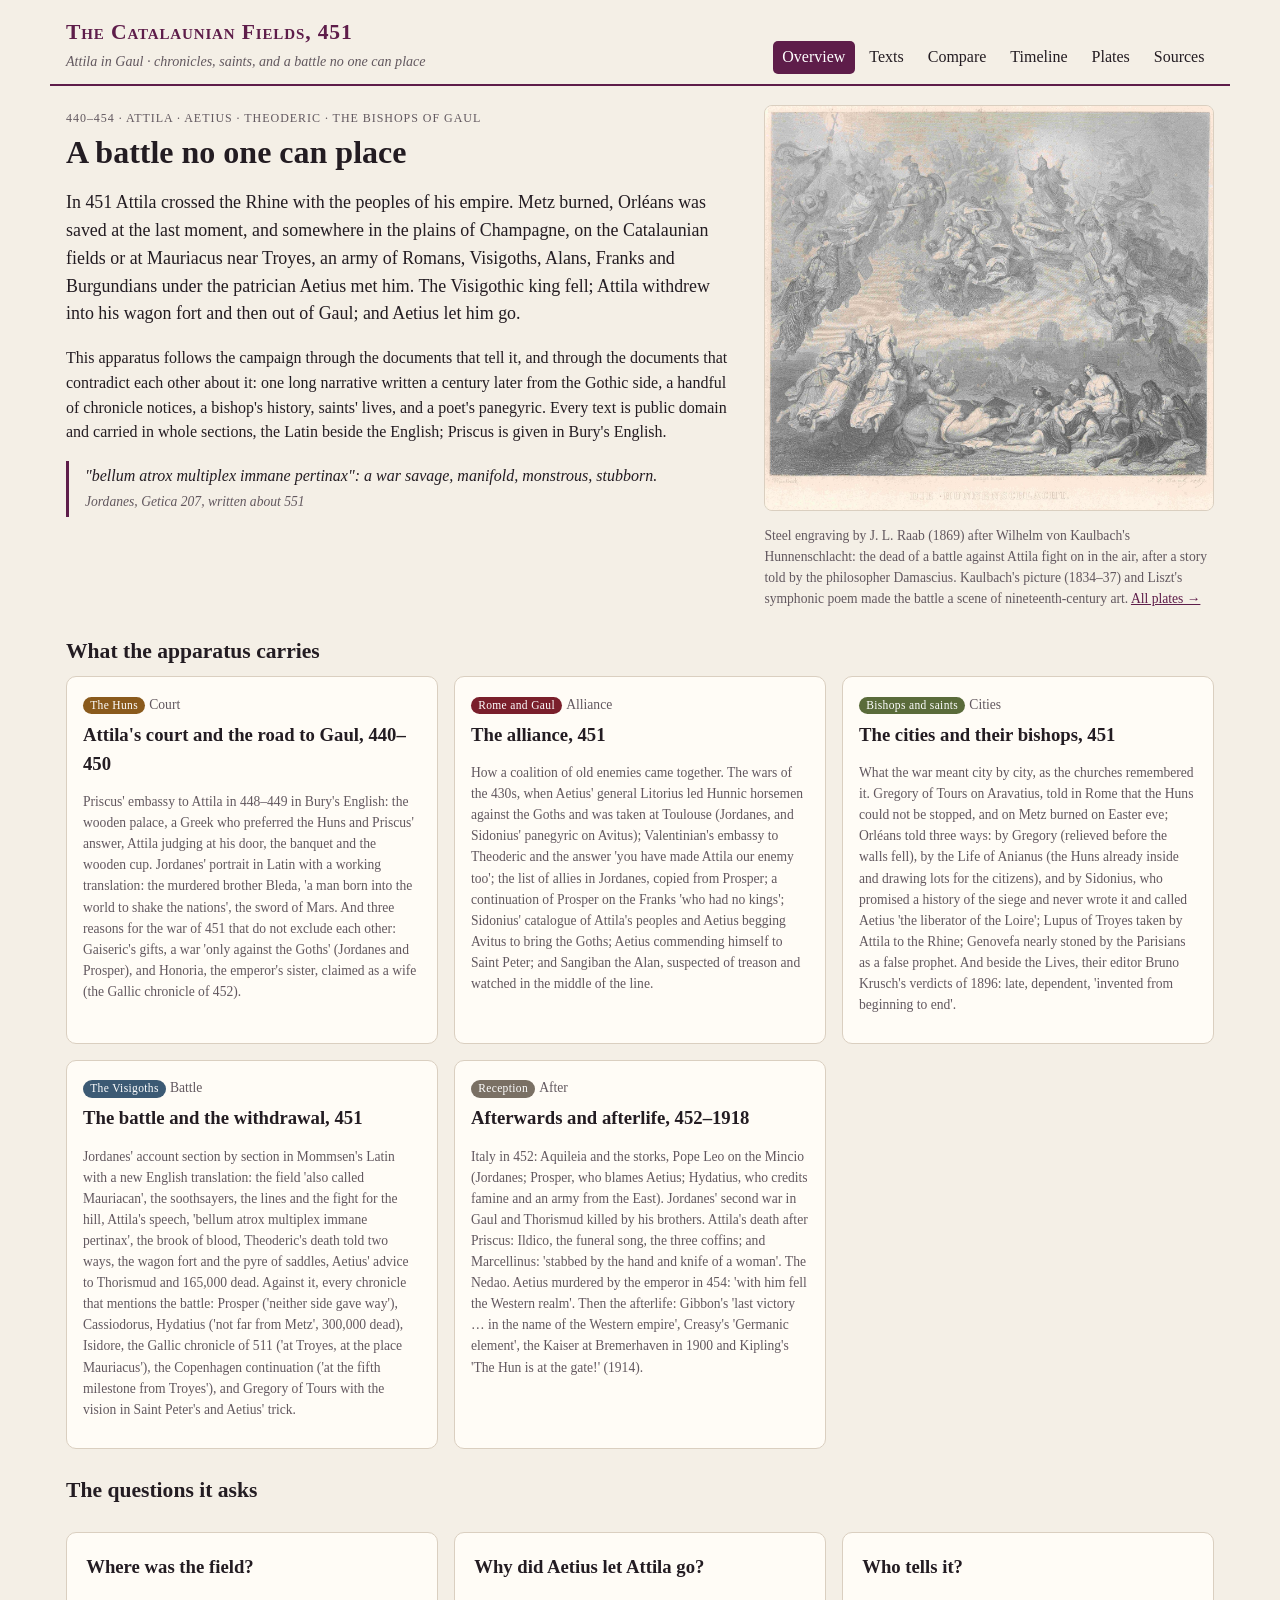
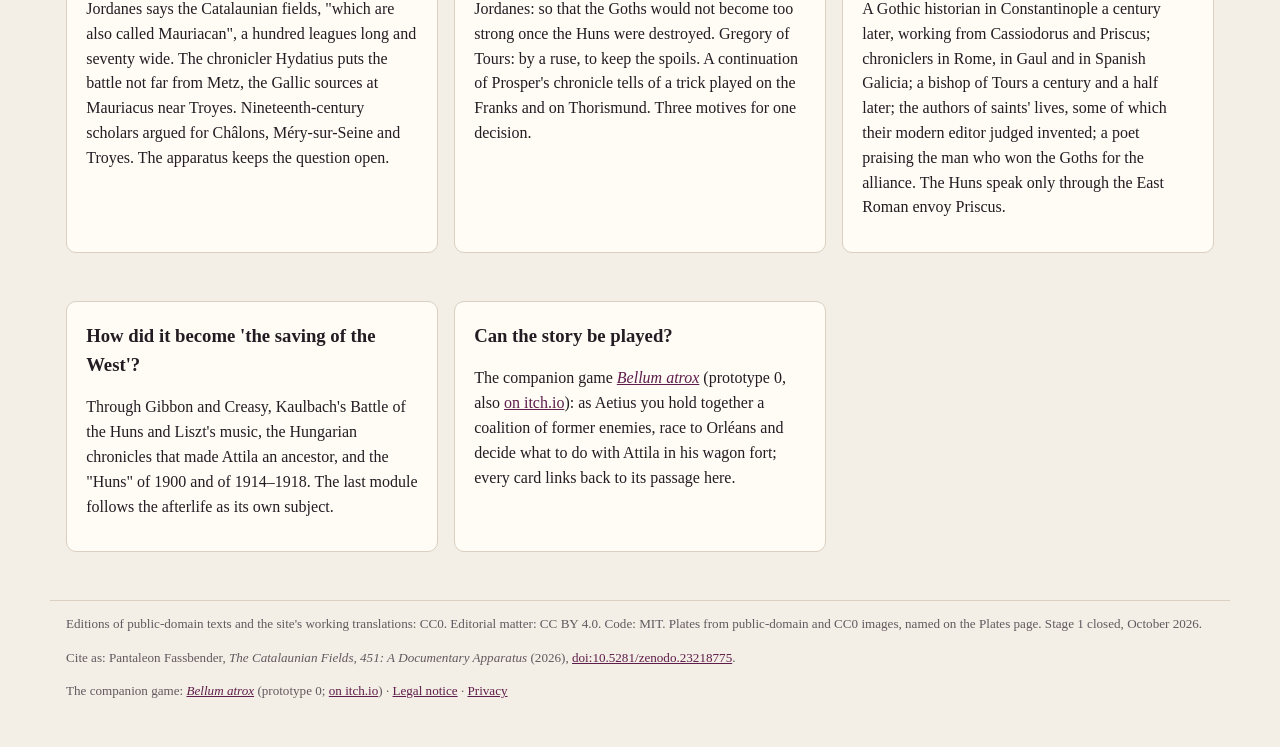
<file: index.html>
<!doctype html>
<html lang="en">
<head>
<meta charset="utf-8">
<meta name="viewport" content="width=device-width, initial-scale=1">
<title>The Catalaunian Fields, 451</title>
<meta name="description" content="A documentary apparatus for Attila's invasion of Gaul and the battle of the Catalaunian Fields (451): public-domain sources, the Latin beside the English, a comparison of the chronicles, a timeline and plates.">
<meta property="og:type" content="website">
<meta property="og:url" content="https://the-catalaunian-fields.netlify.app/">
<meta property="og:image" content="https://the-catalaunian-fields.netlify.app/assets/plates/hunnenschlacht.jpg">
<meta property="og:title" content="The Catalaunian Fields, 451">
<meta property="og:description" content="Attila in Gaul: chronicles, saints, and a battle no one can place.">
<meta name="twitter:card" content="summary_large_image">
<link rel="stylesheet" href="style.css">
<link rel="icon" type="image/jpeg" href="assets/plates/thuroczy_t.jpg">
</head>
<body>
<header class="top">
  <a class="brand" href="#/">
    <strong>The Catalaunian Fields, 451</strong>
    <em>Attila in Gaul · chronicles, saints, and a battle no one can place</em>
  </a>
  <nav>
    <a href="#/">Overview</a>
    <a href="#/texts">Texts</a>
    <a href="#/compare" id="navCompare" hidden>Compare</a>
    <a href="#/timeline">Timeline</a>
    <a href="#/plates">Plates</a>
    <a href="#/sources">Sources</a>
  </nav>
</header>
<main id="view" aria-live="polite"></main>
<footer>
  <p>Editions of public-domain texts and the site's working translations: CC0. Editorial matter: CC BY 4.0. Code: MIT.
  Plates from public-domain and CC0 images, named on the Plates page. Stage 1 closed, October 2026.</p>
  <p>Cite as: Pantaleon Fassbender, <em>The Catalaunian Fields, 451: A Documentary Apparatus</em> (2026), <a href="https://doi.org/10.5281/zenodo.23218775">doi:10.5281/zenodo.23218775</a>.</p>
  <p>The companion game: <a href="https://bellum-atrox.netlify.app/" target="_blank" rel="noopener"><em>Bellum atrox</em></a> (prototype 0; <a href="https://leofassb.itch.io/bellum-atrox" target="_blank" rel="noopener">on itch.io</a>) · <a href="legal.html#notice">Legal notice</a> · <a href="legal.html#privacy">Privacy</a></p>
</footer>
<script src="app.js"></script>
</body>
</html>
</file>
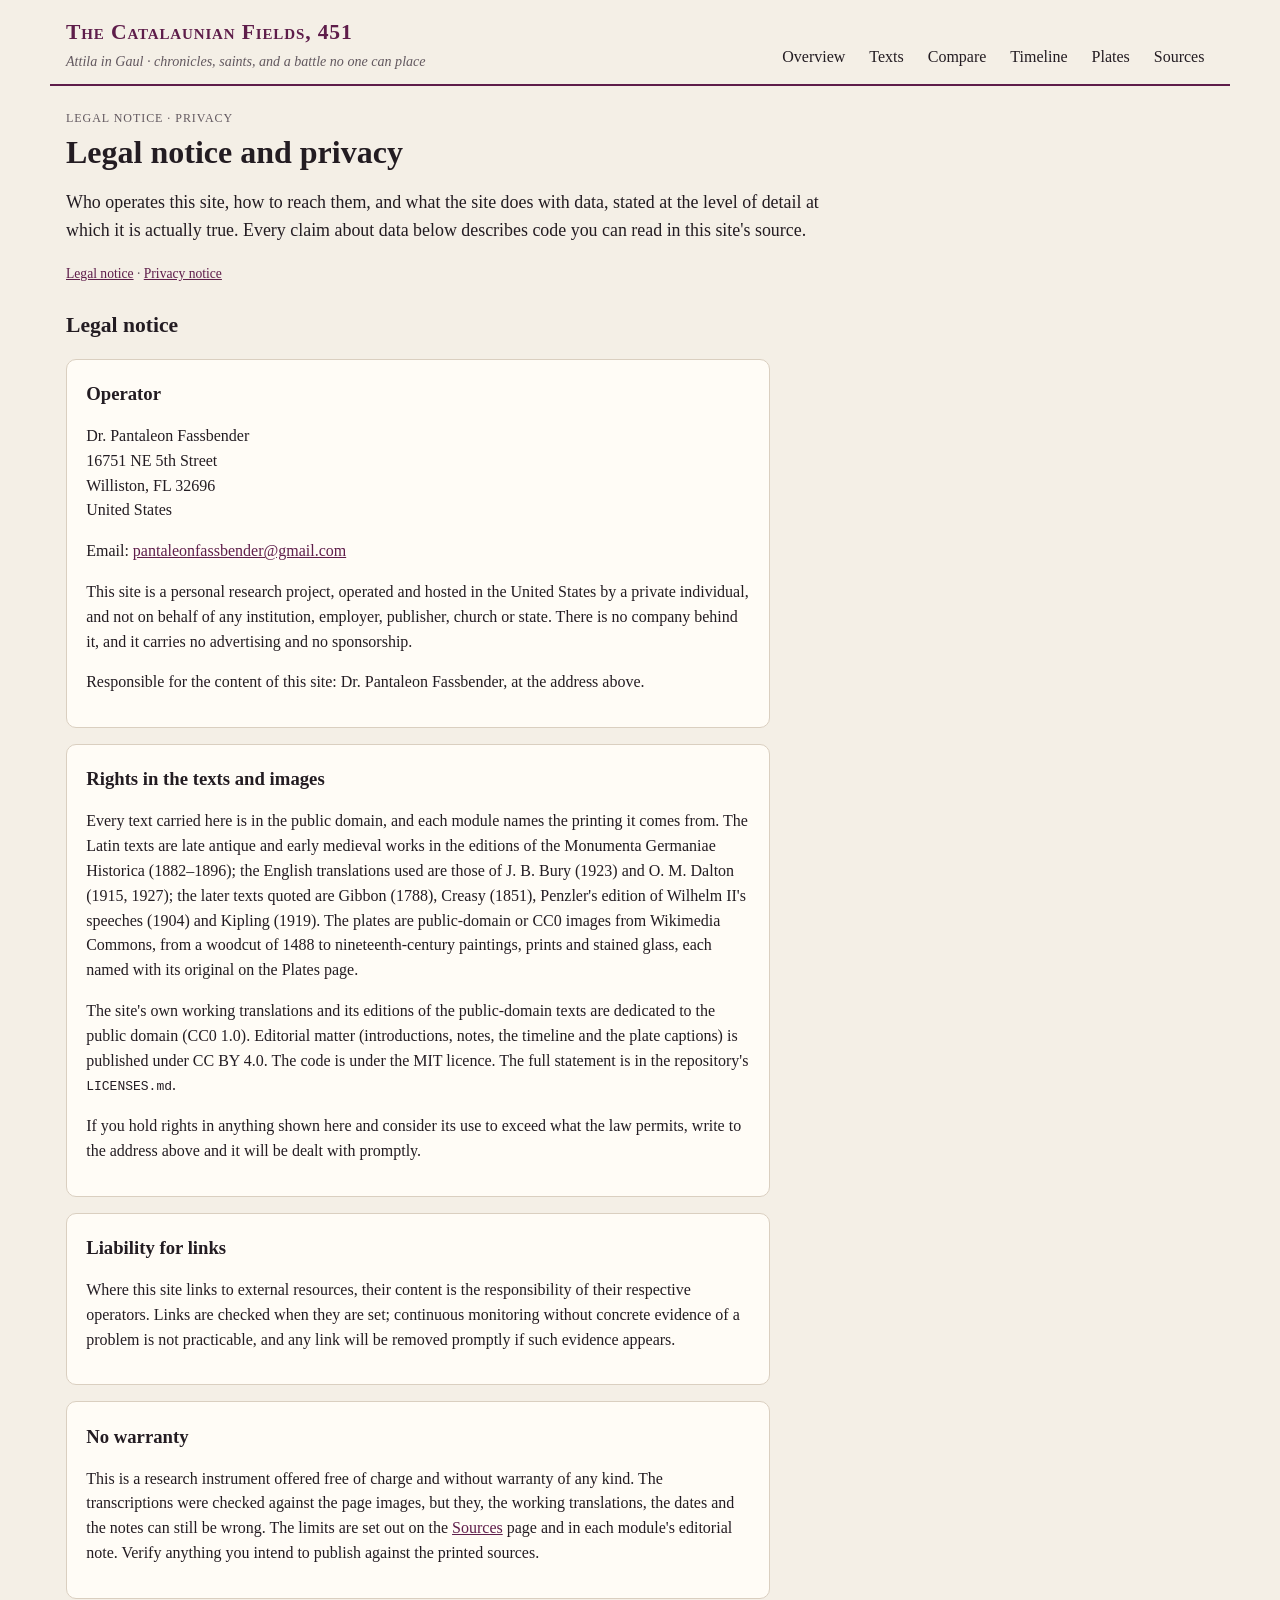
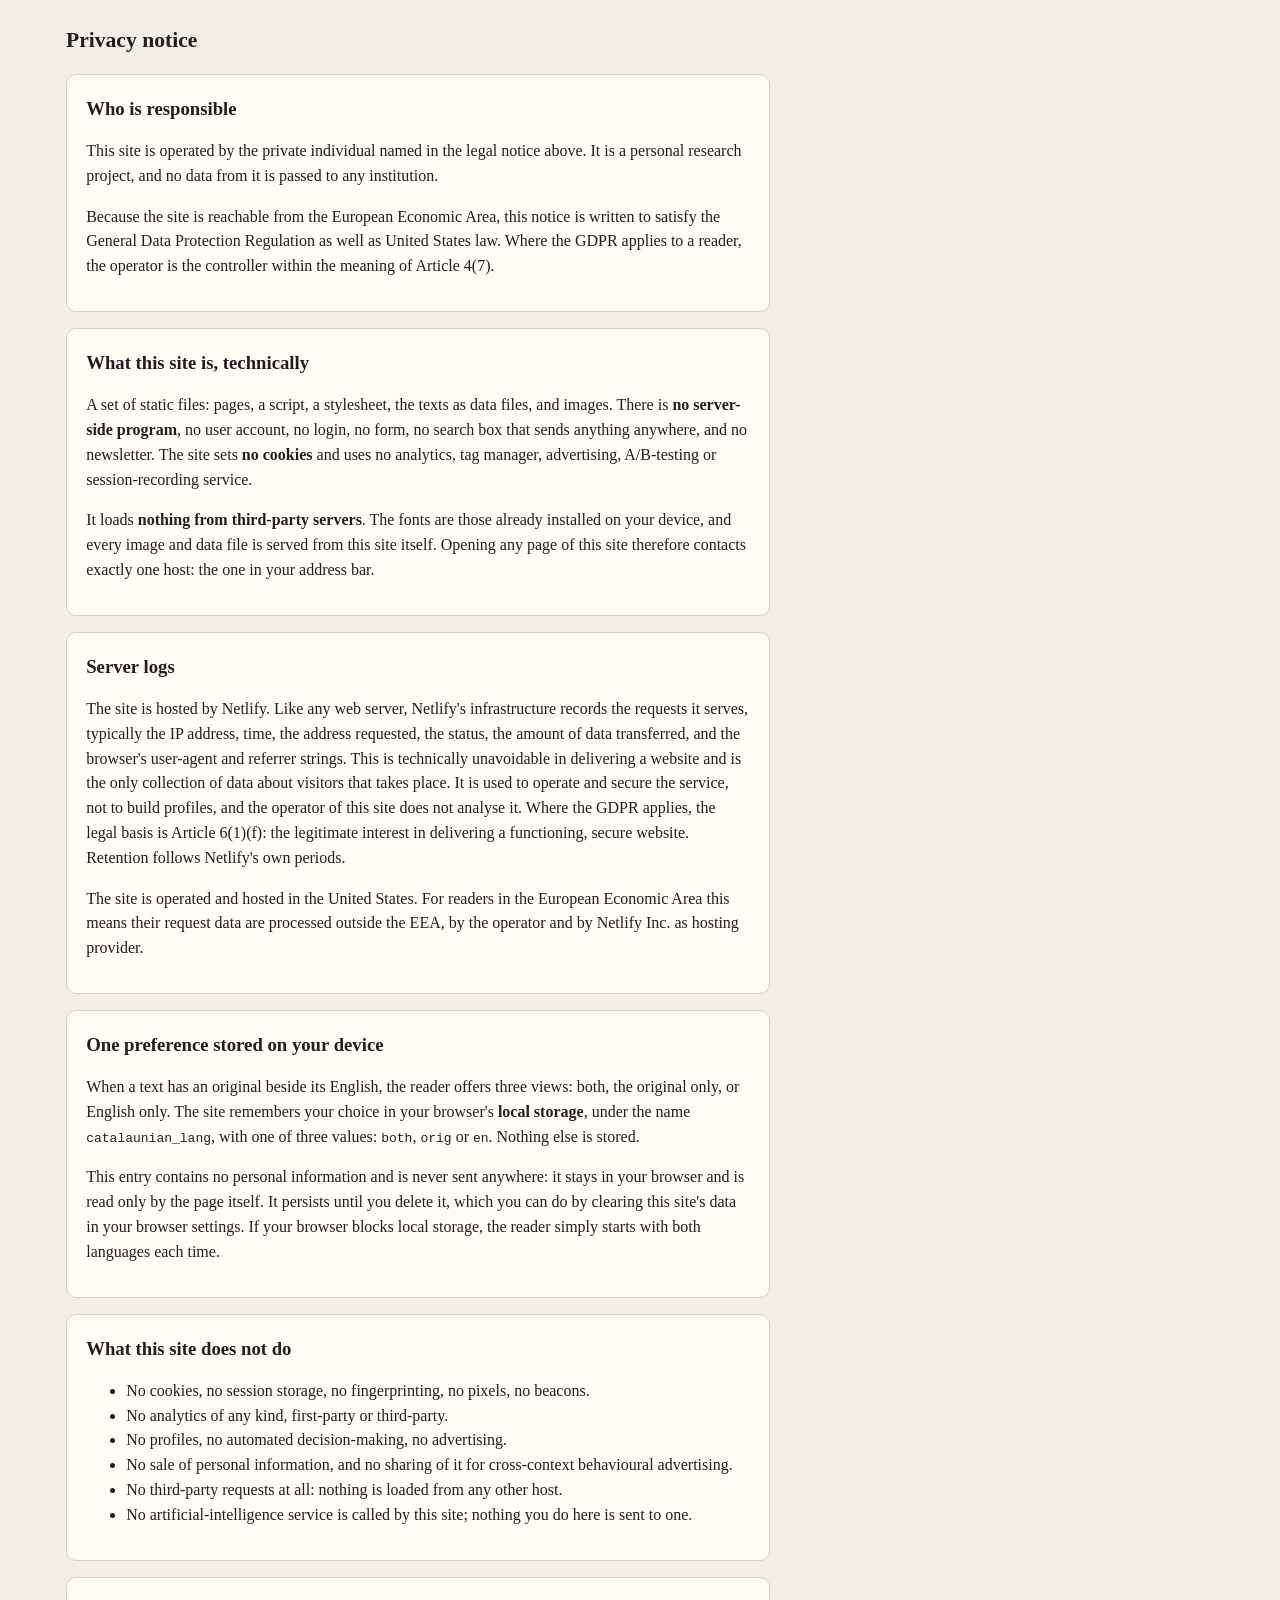
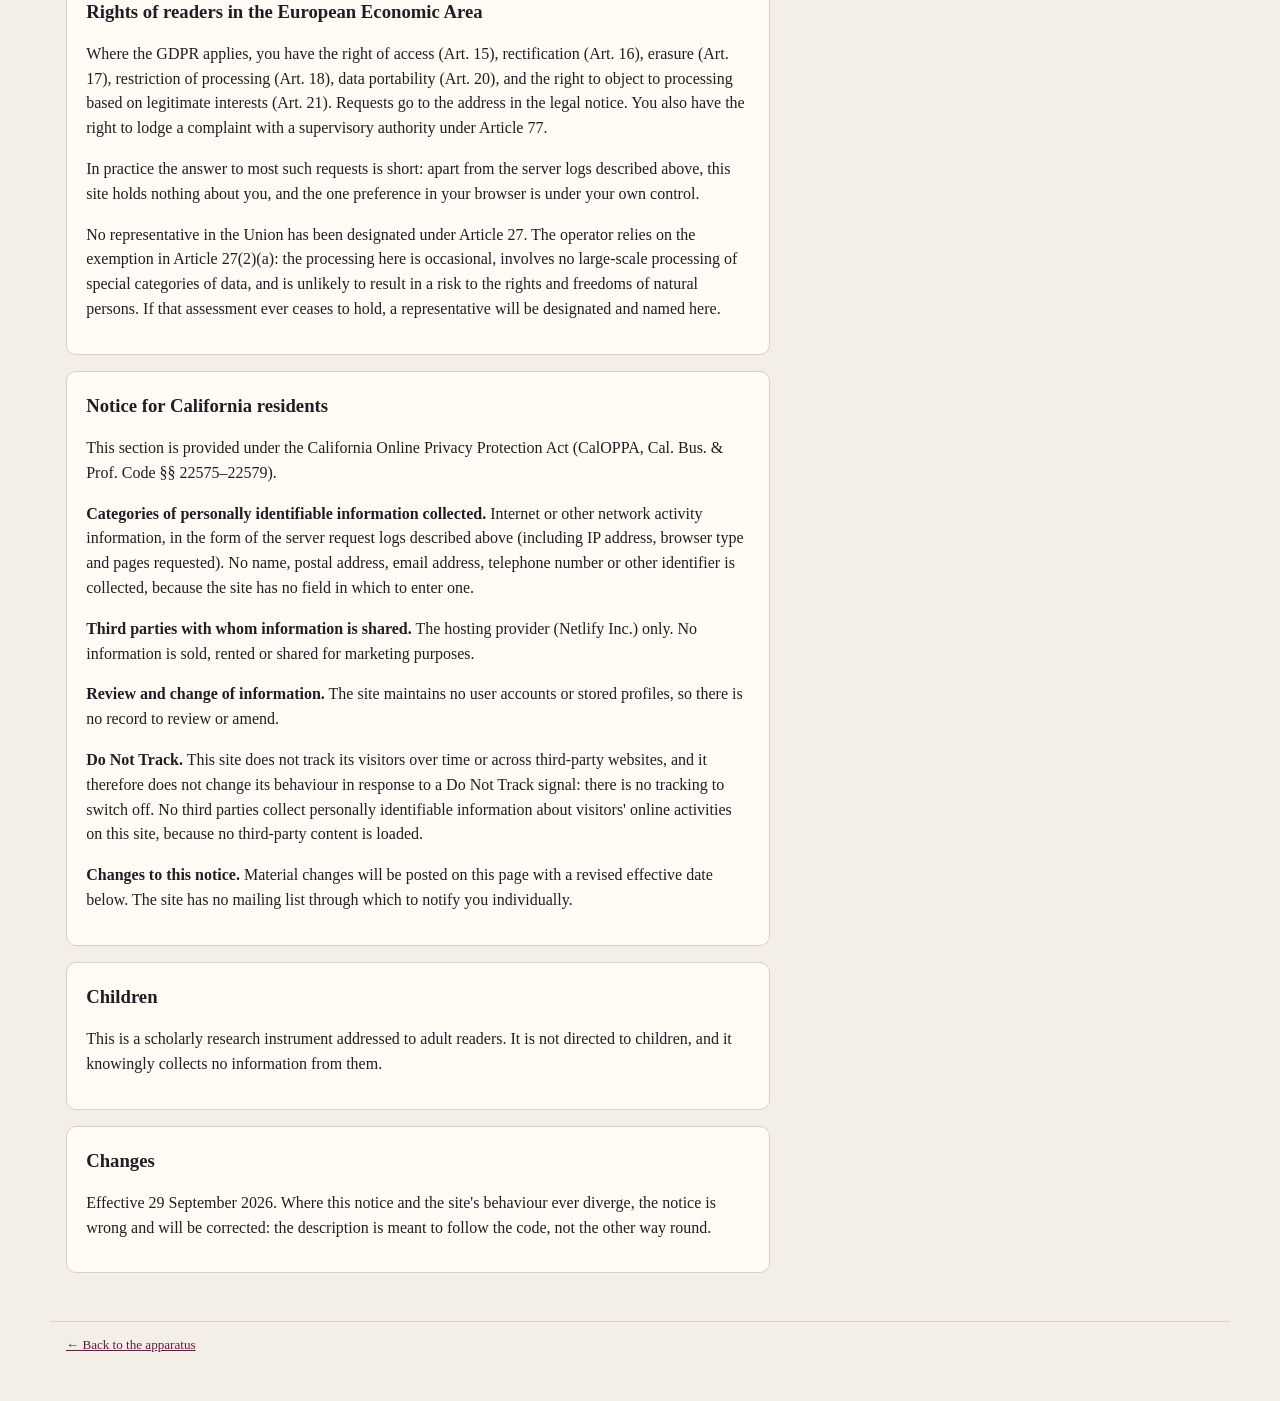
<file: legal.html>
<!doctype html>
<html lang="en">
<head>
<meta charset="utf-8">
<meta name="viewport" content="width=device-width, initial-scale=1">
<title>Legal notice and privacy · The Catalaunian Fields, 451</title>
<meta name="description" content="Who operates this site, how to reach them, and what the site does with data.">
<link rel="stylesheet" href="style.css">
<link rel="icon" type="image/jpeg" href="assets/plates/thuroczy_t.jpg">
</head>
<body>
<header class="top">
  <a class="brand" href="index.html#/">
    <strong>The Catalaunian Fields, 451</strong>
    <em>Attila in Gaul · chronicles, saints, and a battle no one can place</em>
  </a>
  <nav>
    <a href="index.html#/">Overview</a>
    <a href="index.html#/texts">Texts</a>
    <a href="index.html#/compare">Compare</a>
    <a href="index.html#/timeline">Timeline</a>
    <a href="index.html#/plates">Plates</a>
    <a href="index.html#/sources">Sources</a>
  </nav>
</header>
<main>
  <span class="tag">Legal notice · Privacy</span>
  <h1>Legal notice and privacy</h1>
  <p class="lede">Who operates this site, how to reach them, and what the site does with data, stated at the level of detail at which it is actually true. Every claim about data below describes code you can read in this site's source.</p>
  <p class="fine"><a href="#notice">Legal notice</a> · <a href="#privacy">Privacy notice</a></p>

  <h2 id="notice">Legal notice</h2>

  <div class="panel readable"><h3>Operator</h3>
    <p>Dr. Pantaleon Fassbender<br>16751 NE 5th Street<br>Williston, FL 32696<br>United States</p>
    <p>Email: <a href="mailto:pantaleonfassbender@gmail.com">pantaleonfassbender@gmail.com</a></p>
    <p>This site is a personal research project, operated and hosted in the United States by a private individual, and not on behalf of any institution, employer, publisher, church or state. There is no company behind it, and it carries no advertising and no sponsorship.</p>
    <p>Responsible for the content of this site: Dr. Pantaleon Fassbender, at the address above.</p>
  </div>

  <div class="panel readable"><h3>Rights in the texts and images</h3>
    <p>Every text carried here is in the public domain, and each module names the printing it comes from. The Latin texts are late antique and early medieval works in the editions of the Monumenta Germaniae Historica (1882–1896); the English translations used are those of J. B. Bury (1923) and O. M. Dalton (1915, 1927); the later texts quoted are Gibbon (1788), Creasy (1851), Penzler's edition of Wilhelm II's speeches (1904) and Kipling (1919). The plates are public-domain or CC0 images from Wikimedia Commons, from a woodcut of 1488 to nineteenth-century paintings, prints and stained glass, each named with its original on the Plates page.</p>
    <p>The site's own working translations and its editions of the public-domain texts are dedicated to the public domain (CC0 1.0). Editorial matter (introductions, notes, the timeline and the plate captions) is published under CC BY 4.0. The code is under the MIT licence. The full statement is in the repository's <code>LICENSES.md</code>.</p>
    <p>If you hold rights in anything shown here and consider its use to exceed what the law permits, write to the address above and it will be dealt with promptly.</p>
  </div>

  <div class="panel readable"><h3>Liability for links</h3>
    <p>Where this site links to external resources, their content is the responsibility of their respective operators. Links are checked when they are set; continuous monitoring without concrete evidence of a problem is not practicable, and any link will be removed promptly if such evidence appears.</p>
  </div>

  <div class="panel readable"><h3>No warranty</h3>
    <p>This is a research instrument offered free of charge and without warranty of any kind. The transcriptions were checked against the page images, but they, the working translations, the dates and the notes can still be wrong. The limits are set out on the <a href="index.html#/sources">Sources</a> page and in each module's editorial note. Verify anything you intend to publish against the printed sources.</p>
  </div>

  <h2 id="privacy">Privacy notice</h2>

  <div class="panel readable"><h3>Who is responsible</h3>
    <p>This site is operated by the private individual named in the legal notice above. It is a personal research project, and no data from it is passed to any institution.</p>
    <p>Because the site is reachable from the European Economic Area, this notice is written to satisfy the General Data Protection Regulation as well as United States law. Where the GDPR applies to a reader, the operator is the controller within the meaning of Article 4(7).</p>
  </div>

  <div class="panel readable"><h3>What this site is, technically</h3>
    <p>A set of static files: pages, a script, a stylesheet, the texts as data files, and images. There is <strong>no server-side program</strong>, no user account, no login, no form, no search box that sends anything anywhere, and no newsletter. The site sets <strong>no cookies</strong> and uses no analytics, tag manager, advertising, A/B-testing or session-recording service.</p>
    <p>It loads <strong>nothing from third-party servers</strong>. The fonts are those already installed on your device, and every image and data file is served from this site itself. Opening any page of this site therefore contacts exactly one host: the one in your address bar.</p>
  </div>

  <div class="panel readable"><h3>Server logs</h3>
    <p>The site is hosted by Netlify. Like any web server, Netlify's infrastructure records the requests it serves, typically the IP address, time, the address requested, the status, the amount of data transferred, and the browser's user-agent and referrer strings. This is technically unavoidable in delivering a website and is the only collection of data about visitors that takes place. It is used to operate and secure the service, not to build profiles, and the operator of this site does not analyse it. Where the GDPR applies, the legal basis is Article 6(1)(f): the legitimate interest in delivering a functioning, secure website. Retention follows Netlify's own periods.</p>
    <p>The site is operated and hosted in the United States. For readers in the European Economic Area this means their request data are processed outside the EEA, by the operator and by Netlify Inc. as hosting provider.</p>
  </div>

  <div class="panel readable"><h3>One preference stored on your device</h3>
    <p>When a text has an original beside its English, the reader offers three views: both, the original only, or English only. The site remembers your choice in your browser's <strong>local storage</strong>, under the name <code>catalaunian_lang</code>, with one of three values: <code>both</code>, <code>orig</code> or <code>en</code>. Nothing else is stored.</p>
    <p>This entry contains no personal information and is never sent anywhere: it stays in your browser and is read only by the page itself. It persists until you delete it, which you can do by clearing this site's data in your browser settings. If your browser blocks local storage, the reader simply starts with both languages each time.</p>
  </div>

  <div class="panel readable"><h3>What this site does not do</h3>
    <ul>
      <li>No cookies, no session storage, no fingerprinting, no pixels, no beacons.</li>
      <li>No analytics of any kind, first-party or third-party.</li>
      <li>No profiles, no automated decision-making, no advertising.</li>
      <li>No sale of personal information, and no sharing of it for cross-context behavioural advertising.</li>
      <li>No third-party requests at all: nothing is loaded from any other host.</li>
      <li>No artificial-intelligence service is called by this site; nothing you do here is sent to one.</li>
    </ul>
  </div>

  <div class="panel readable"><h3>Rights of readers in the European Economic Area</h3>
    <p>Where the GDPR applies, you have the right of access (Art. 15), rectification (Art. 16), erasure (Art. 17), restriction of processing (Art. 18), data portability (Art. 20), and the right to object to processing based on legitimate interests (Art. 21). Requests go to the address in the legal notice. You also have the right to lodge a complaint with a supervisory authority under Article 77.</p>
    <p>In practice the answer to most such requests is short: apart from the server logs described above, this site holds nothing about you, and the one preference in your browser is under your own control.</p>
    <p>No representative in the Union has been designated under Article 27. The operator relies on the exemption in Article 27(2)(a): the processing here is occasional, involves no large-scale processing of special categories of data, and is unlikely to result in a risk to the rights and freedoms of natural persons. If that assessment ever ceases to hold, a representative will be designated and named here.</p>
  </div>

  <div class="panel readable"><h3>Notice for California residents</h3>
    <p>This section is provided under the California Online Privacy Protection Act (CalOPPA, Cal. Bus. &amp; Prof. Code §§ 22575–22579).</p>
    <p><strong>Categories of personally identifiable information collected.</strong> Internet or other network activity information, in the form of the server request logs described above (including IP address, browser type and pages requested). No name, postal address, email address, telephone number or other identifier is collected, because the site has no field in which to enter one.</p>
    <p><strong>Third parties with whom information is shared.</strong> The hosting provider (Netlify Inc.) only. No information is sold, rented or shared for marketing purposes.</p>
    <p><strong>Review and change of information.</strong> The site maintains no user accounts or stored profiles, so there is no record to review or amend.</p>
    <p><strong>Do Not Track.</strong> This site does not track its visitors over time or across third-party websites, and it therefore does not change its behaviour in response to a Do Not Track signal: there is no tracking to switch off. No third parties collect personally identifiable information about visitors' online activities on this site, because no third-party content is loaded.</p>
    <p><strong>Changes to this notice.</strong> Material changes will be posted on this page with a revised effective date below. The site has no mailing list through which to notify you individually.</p>
  </div>

  <div class="panel readable"><h3>Children</h3>
    <p>This is a scholarly research instrument addressed to adult readers. It is not directed to children, and it knowingly collects no information from them.</p>
  </div>

  <div class="panel readable"><h3>Changes</h3>
    <p>Effective 29 September 2026. Where this notice and the site's behaviour ever diverge, the notice is wrong and will be corrected: the description is meant to follow the code, not the other way round.</p>
  </div>
</main>
<footer>
  <p><a href="index.html#/">← Back to the apparatus</a></p>
</footer>
</body>
</html>
</file>
<file: style.css>
:root{
  --paper:#f4efe6; --panel:#fffcf6; --ink:#231c22; --ink2:#62585f; --line:#dacfc0;
  --red:#5e1d4a; --gold:#8a6d2f; --sea:#2f5d62;
  --rome:#7a1f2b; --goths:#3c5a74; --huns:#8a5a1c; --church:#5a6b3a; --reception:#7a7064;
  --serif:"Iowan Old Style","Palatino Linotype",Palatino,"Book Antiqua",Georgia,serif;
}
*{box-sizing:border-box}
body{margin:0; background:var(--paper); color:var(--ink); font-family:var(--serif); line-height:1.55}
a{color:var(--red)}
.top{display:flex; justify-content:space-between; align-items:flex-end; flex-wrap:wrap; gap:.6rem 1.5rem;
  max-width:1180px; margin:0 auto; padding:1rem 16px .6rem; border-bottom:2px solid var(--red)}
.brand{text-decoration:none; color:inherit}
.brand strong{display:block; font-size:1.35rem; color:var(--red); font-variant:small-caps; letter-spacing:.04em}
.brand em{font-size:.88rem; color:var(--ink2)}
.top nav{display:flex; gap:.3rem; flex-wrap:wrap}
.top nav a{text-decoration:none; color:var(--ink); padding:.25rem .6rem; border-radius:5px}
.top nav a.on{background:var(--red); color:#fff}
main{max-width:1180px; margin:0 auto; padding:1.2rem 16px 2rem}
footer{max-width:1180px; margin:0 auto; padding:0 16px 2rem; font-size:.82rem; color:var(--ink2); border-top:1px solid var(--line)}
h1{font-size:2rem; margin:.2rem 0 .6rem; line-height:1.2}
h2{font-size:1.35rem; margin:1.6rem 0 .5rem}
h3{margin:.2rem 0 .3rem}
.lede{font-size:1.12rem; max-width:48rem}
.fine{font-size:.85rem; color:var(--ink2)}
.tag{font-size:.75rem; letter-spacing:.08em; text-transform:uppercase; color:var(--ink2)}
.panel{background:var(--panel); border:1px solid var(--line); border-radius:10px; padding:1rem 1.2rem; margin:1rem 0}
.readable{max-width:44rem}
.grid{display:grid; gap:1rem}
.g2{grid-template-columns:repeat(auto-fill,minmax(300px,1fr))}
.g4{grid-template-columns:repeat(auto-fill,minmax(210px,1fr))}
.card{background:var(--panel); border:1px solid var(--line); border-radius:10px; padding:.9rem 1rem; text-decoration:none; color:inherit; display:block}
a.card:hover{border-color:var(--red)}
.card.planned{opacity:.72; border-style:dashed}
.side{display:inline-block; font-size:.72rem; padding:0 .45rem; border-radius:99px; color:#fff; letter-spacing:.03em}
.side.rome{background:var(--rome)} .side.goths{background:var(--goths)} .side.huns{background:var(--huns)} .side.church{background:var(--church)}
.side.reception{background:var(--reception)}
.hero{display:grid; grid-template-columns:minmax(0,1.5fr) minmax(0,1fr); gap:1.5rem; align-items:start}
.hero img{width:100%; border-radius:8px; border:1px solid var(--line)}
figure{margin:0}
figcaption{font-size:.85rem; color:var(--ink2); margin-top:.4rem}
.quote{border-left:3px solid var(--red); padding:.2rem 0 .2rem 1rem; margin:1rem 0; font-style:italic}
/* reader */
.toc{display:flex; flex-wrap:wrap; gap:.4rem; margin:.6rem 0 1rem}
.toc a{border:1px solid var(--line); border-radius:6px; padding:.2rem .6rem; text-decoration:none; color:var(--ink); background:var(--panel); font-size:.9rem}
.toc a.on{border-color:var(--red); background:var(--red); color:#fff}
.langbar{display:flex; gap:.3rem; margin:.4rem 0 1rem}
.langbar button{font:inherit; font-size:.85rem; background:var(--panel); border:1px solid var(--line); border-radius:6px; padding:.2rem .7rem; cursor:pointer}
.langbar button.on{background:var(--ink); color:var(--paper); border-color:var(--ink)}
.unit{display:grid; grid-template-columns:4.6rem minmax(0,1fr); gap:.3rem .8rem; padding:.55rem 0; border-bottom:1px dotted var(--line)}
.unit .num{font-size:.78rem; color:var(--ink2); text-align:right; padding-top:.2rem}
.unit .num a{color:inherit; text-decoration:none}
.unit .pg{display:block; font-size:.7rem; line-height:1.25; margin-top:.3rem; color:var(--ink2); opacity:.85}
.unit.hl{background:#efdfe6}
.unit .cols{display:grid; grid-template-columns:1fr 1fr; gap:1.2rem}
.unit .cols.one{grid-template-columns:1fr}
.unit .orig{color:var(--ink2)}
.unit .orig[lang=grc]{font-family:"Gentium Plus","Gentium Book Plus","Palatino Linotype","GFS Didot","Times New Roman",serif; color:var(--ink); font-size:1.02em; line-height:1.6}
.unit.label .text{font-variant:small-caps; letter-spacing:.03em; font-weight:600; color:var(--red)}
.unit h4{margin:0 0 .3rem; font-size:.95rem; color:var(--red)}
.unit .text,.unit .orig{white-space:pre-line}
.unit .orig[dir=rtl]{font-family:"Traditional Arabic","Sakkal Majalla","Noto Naskh Arabic","Geeza Pro",serif; font-size:1.3em; line-height:1.9; color:var(--ink)}
.unit .translit{margin-top:.5rem; font-size:.88em; font-style:italic; color:var(--ink2)}
.note{grid-column:2; font-size:.84rem; color:var(--ink2); border-left:2px solid var(--gold); padding-left:.6rem}
.hinweis{font-size:.9rem}
/* timeline */
.tl{position:relative; margin:1rem 0 0 .6rem; padding-left:1.4rem; border-left:2px solid var(--line)}
.st{position:relative; margin:0 0 1.2rem; display:grid; grid-template-columns:minmax(0,1fr) 140px; gap:1rem; align-items:start}
.st::before{content:""; position:absolute; left:-1.95rem; top:.35rem; width:12px; height:12px; border-radius:50%; background:var(--c,var(--ink)); border:2px solid var(--paper)}
.st .d{font-size:.82rem; color:var(--ink2)}
.st img{width:140px; border-radius:6px; border:1px solid var(--line)}
.st p{margin:.2rem 0}
.legend{display:flex; flex-wrap:wrap; gap:.4rem}
/* plates */
.plate img{width:100%; border-radius:6px; border:1px solid var(--line); background:#fff}
.lightbox{position:fixed; inset:0; background:rgba(20,16,12,.85); display:flex; align-items:center; justify-content:center; padding:16px; z-index:10}
.lightbox img{max-width:100%; max-height:86vh; border-radius:6px}
.lightbox .cap{color:#f5efe2; max-width:44rem; font-size:.9rem; margin-top:.6rem}
.lightbox figure{text-align:center}
/* compare */
.cmp{display:grid; gap:1rem; margin-top:1rem}
.cmp.n2{grid-template-columns:1fr 1fr}
.cmp.n3{grid-template-columns:repeat(3,minmax(0,1fr))}
.cmp.n4{grid-template-columns:1fr 1fr}
.voice{background:var(--panel); border:1px solid var(--line); border-radius:10px; padding:.8rem 1rem}
.vhead{border-bottom:1px solid var(--line); padding-bottom:.5rem; margin-bottom:.5rem}
.vunit{margin:.7rem 0}
.vunit .text{white-space:pre-line}
@media (max-width:760px){
  .cmp.n2,.cmp.n3,.cmp.n4{grid-template-columns:1fr}
  .hero{grid-template-columns:1fr}
  .unit .cols{grid-template-columns:1fr}
  .st{grid-template-columns:1fr}
  .st img{width:110px}
  h1{font-size:1.6rem}
}
@media (prefers-color-scheme: dark){
  :root:not([data-theme="light"]){--paper:#1c171b; --panel:#262026; --ink:#ece4ea; --ink2:#b3a8b0; --line:#43383f; --red:#d59ac2}
  :root:not([data-theme="light"]) .unit.hl{background:#3a2a35}
  :root:not([data-theme="light"]) .top nav a.on, :root:not([data-theme="light"]) .toc a.on{color:#1c171b}
}
</file>
